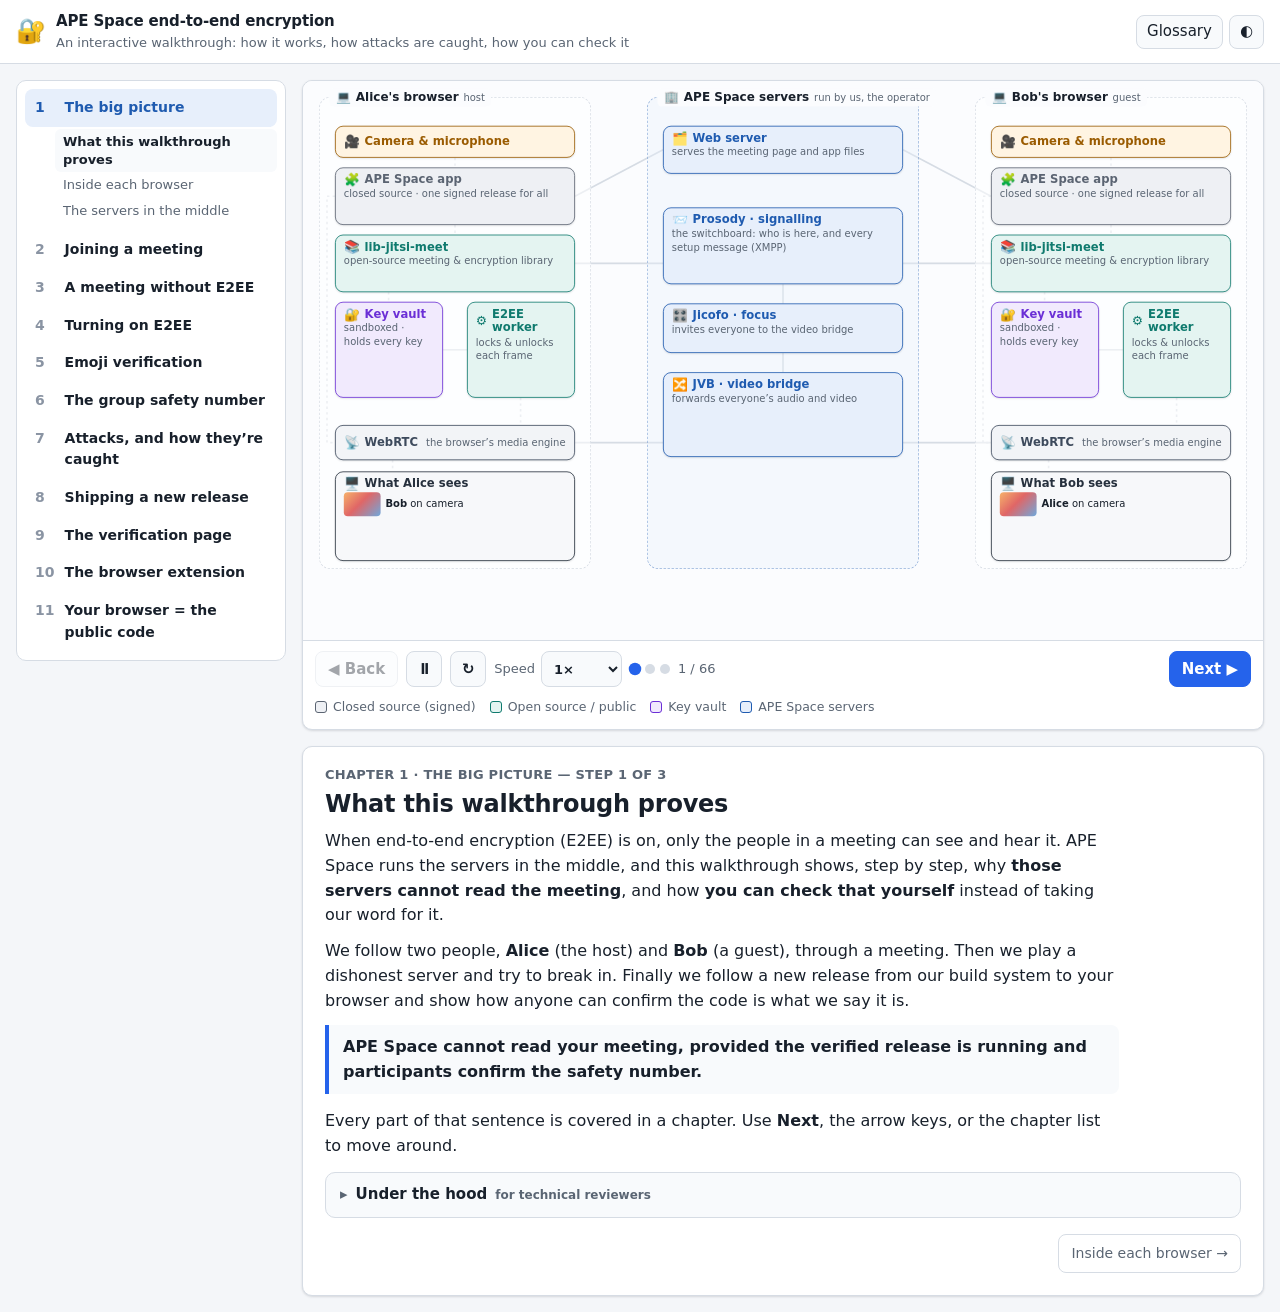
<file: visual-representation/index.html>
<!doctype html>
<html lang="en">
<head>
<meta charset="utf-8">
<meta name="viewport" content="width=device-width, initial-scale=1">
<title>APE Space E2EE Walkthrough</title>
<meta name="description" content="An interactive, step-by-step walkthrough of how APE Space meetings are end-to-end encrypted, how attacks are caught, and how anyone can verify the code.">
<link rel="stylesheet" href="css/styles.css">
<script>
  // Apply a saved theme before first paint.
  try { const t = localStorage.getItem('wt-theme'); if (t) document.documentElement.dataset.theme = t; } catch (e) {}
</script>
</head>
<body>
<header class="top">
  <button class="icon-btn nav-toggle" id="navToggle" aria-label="Show chapters" aria-expanded="false">☰</button>
  <div class="brand">
    <span class="brand-mark" aria-hidden="true">🔐</span>
    <div>
      <div class="brand-title">APE Space end-to-end encryption</div>
      <div class="brand-sub">An interactive walkthrough: how it works, how attacks are caught, how you can check it</div>
    </div>
  </div>
  <div class="top-actions">
    <button class="text-btn" id="glossaryBtn">Glossary</button>
    <button class="icon-btn" id="themeBtn" aria-label="Switch colour theme" title="Switch colour theme">◐</button>
  </div>
</header>

<div class="layout">
  <aside class="nav" id="nav" aria-label="Chapters">
    <ol class="chapters" id="chapters"></ol>
  </aside>
  <div class="nav-scrim" id="navScrim" hidden></div>

  <main class="main">
    <section class="stage-card" aria-label="Diagram">
      <div class="stage-wrap" id="stageWrap">
        <div class="stage-sizer" id="stageSizer" aria-hidden="true"></div>
        <div class="stage" id="stage">
          <svg class="edges" id="edges" width="1200" height="700" viewBox="0 0 1200 700" aria-hidden="true"></svg>
          <div class="nodes" id="nodes"></div>
          <div class="overlay" id="overlay"></div>
          <div class="packets" id="packets" aria-hidden="true"></div>
        </div>
      </div>
      <div class="controls">
        <button class="ctl" id="prevBtn" aria-label="Previous step">◀ <span>Back</span></button>
        <button class="ctl ctl-play" id="playBtn" aria-label="Pause animation">⏸</button>
        <button class="ctl" id="replayBtn" aria-label="Replay this step" title="Replay this step">↻</button>
        <label class="speed" title="Animation speed (− / + keys)">
          <span>Speed</span>
          <select id="speedSel" aria-label="Animation speed">
            <option value="0.25">0.25×</option>
            <option value="0.5">0.5×</option>
            <option value="0.75">0.75×</option>
            <option value="1" selected>1×</option>
            <option value="1.5">1.5×</option>
            <option value="2">2×</option>
          </select>
        </label>
        <div class="dots" id="dots" role="tablist" aria-label="Steps in this chapter"></div>
        <div class="counter" id="counter"></div>
        <button class="ctl ctl-next" id="nextBtn" aria-label="Next step"><span>Next</span> ▶</button>
      </div>
      <div class="legend" id="legend" aria-label="Legend"></div>
    </section>

    <article class="story" id="story" aria-live="polite"></article>
  </main>
</div>

<dialog class="glossary" id="glossary">
  <form method="dialog"><button class="icon-btn close" aria-label="Close">✕</button></form>
  <h2>Glossary</h2>
  <dl id="glossaryList"></dl>
</dialog>

<script src="js/scenes.js"></script>
<script src="js/steps-meeting.js"></script>
<script src="js/steps-attacks.js"></script>
<script src="js/steps-release.js"></script>
<script src="js/glossary.js"></script>
<script src="js/engine.js"></script>
</body>
</html>
</file>
<file: visual-representation/css/styles.css>
/* ---------------------------------------------------------------- tokens */
:root {
  --bg: #f4f6f9;
  --panel: #ffffff;
  --panel-2: #f8fafc;
  --ink: #18202b;
  --muted: #5a6573;
  --faint: #8a94a3;
  --line: #d6dce4;
  --line-2: #e6eaf0;
  --stage: #fbfcfe;
  --focus: #2563eb;

  /* component tones */
  --closed: #5b6472;   --closed-bg: #eef0f4;
  --public: #0f7a6e;   --public-bg: #e4f4f1;
  --vault: #6b2fd6;    --vault-bg: #f1eafd;
  --server: #1f5bb0;   --server-bg: #e7effb;
  --browser: #3d4a5c;  --browser-bg: #f2f4f7;
  --user: #9a5b00;     --user-bg: #fff4e2;
  --screen: #26303d;   --screen-bg: #f7f8fa;
  --attacker: #c1272d; --attacker-bg: #fdeaea;
  --sigstore: #4639c9; --sigstore-bg: #ecebfc;
  --github: #24292f;   --github-bg: #eff1f3;
  --ci: #2d5d8a;       --ci-bg: #e9f1f8;
  --inspector: #c2410c;--inspector-bg: #fff0e6;

  /* packet / state colours */
  --plain: #c46a00;  --plain-bg: #fff2df;
  --hop: #3563c9;    --hop-bg: #e7eefc;
  --enc: #157a3c;    --enc-bg: #e3f5e9;
  --key: #7b35e8;    --key-bg: #f0e8fd;
  --sig: #3d5a80;    --sig-bg: #e8eef6;
  --file: #0e7490;   --file-bg: #e0f3f8;
  --bad: #c1272d;    --bad-bg: #fdeaea;
  --ok: #157a3c;     --ok-bg: #e3f5e9;
  --warn: #b45309;   --warn-bg: #fff3e0;

  --shadow: 0 1px 2px rgba(16, 24, 40, .06), 0 1px 3px rgba(16, 24, 40, .08);
  --radius: 10px;
  --font: ui-sans-serif, system-ui, -apple-system, "Segoe UI", Roboto, "Helvetica Neue", Arial, sans-serif;
  --mono: ui-monospace, SFMono-Regular, Menlo, Consolas, "Liberation Mono", monospace;
  color-scheme: light;
}

@media (prefers-color-scheme: dark) {
  :root:not([data-theme="light"]) {
    --bg: #0f141b; --panel: #161c25; --panel-2: #1b2230; --ink: #e6ebf2; --muted: #a3aebd; --faint: #77828f;
    --line: #2c3544; --line-2: #232b38; --stage: #121821; --focus: #6aa0ff;
    --closed: #a9b2c0; --closed-bg: #222a36;
    --public: #4fd1bf; --public-bg: #12302d;
    --vault: #b391ff; --vault-bg: #251c3d;
    --server: #79a8f0; --server-bg: #162638;
    --browser: #b8c2d0; --browser-bg: #1c2330;
    --user: #f2b25c; --user-bg: #2e2312;
    --screen: #dfe5ee; --screen-bg: #1a212c;
    --attacker: #ff7a7f; --attacker-bg: #3a1a1d;
    --sigstore: #a39bff; --sigstore-bg: #211f40;
    --github: #d5dbe2; --github-bg: #1f252e;
    --ci: #8cb8e0; --ci-bg: #172434;
    --inspector: #ff9a5c; --inspector-bg: #36200f;
    --plain: #ffaa4d; --plain-bg: #3a2610;
    --hop: #84a8ff; --hop-bg: #1a2644;
    --enc: #5fd68b; --enc-bg: #12301f;
    --key: #c39bff; --key-bg: #2a1d44;
    --sig: #a9bdd6; --sig-bg: #1e2735;
    --file: #5cc8e0; --file-bg: #10303a;
    --bad: #ff7a7f; --bad-bg: #3a1a1d;
    --ok: #5fd68b; --ok-bg: #12301f;
    --warn: #ffb35c; --warn-bg: #36260f;
    --shadow: 0 1px 2px rgba(0,0,0,.4);
    color-scheme: dark;
  }
}
:root[data-theme="dark"] {
  --bg: #0f141b; --panel: #161c25; --panel-2: #1b2230; --ink: #e6ebf2; --muted: #a3aebd; --faint: #77828f;
  --line: #2c3544; --line-2: #232b38; --stage: #121821; --focus: #6aa0ff;
  --closed: #a9b2c0; --closed-bg: #222a36;
  --public: #4fd1bf; --public-bg: #12302d;
  --vault: #b391ff; --vault-bg: #251c3d;
  --server: #79a8f0; --server-bg: #162638;
  --browser: #b8c2d0; --browser-bg: #1c2330;
  --user: #f2b25c; --user-bg: #2e2312;
  --screen: #dfe5ee; --screen-bg: #1a212c;
  --attacker: #ff7a7f; --attacker-bg: #3a1a1d;
  --sigstore: #a39bff; --sigstore-bg: #211f40;
  --github: #d5dbe2; --github-bg: #1f252e;
  --ci: #8cb8e0; --ci-bg: #172434;
  --inspector: #ff9a5c; --inspector-bg: #36200f;
  --plain: #ffaa4d; --plain-bg: #3a2610;
  --hop: #84a8ff; --hop-bg: #1a2644;
  --enc: #5fd68b; --enc-bg: #12301f;
  --key: #c39bff; --key-bg: #2a1d44;
  --sig: #a9bdd6; --sig-bg: #1e2735;
  --file: #5cc8e0; --file-bg: #10303a;
  --bad: #ff7a7f; --bad-bg: #3a1a1d;
  --ok: #5fd68b; --ok-bg: #12301f;
  --warn: #ffb35c; --warn-bg: #36260f;
  --shadow: 0 1px 2px rgba(0,0,0,.4);
  color-scheme: dark;
}

/* ---------------------------------------------------------------- page */
* { box-sizing: border-box; }
html, body { margin: 0; }
body {
  background: var(--bg);
  color: var(--ink);
  font: 15px/1.55 var(--font);
  -webkit-font-smoothing: antialiased;
  overflow-x: hidden;
}
code, kbd { font-family: var(--mono); font-size: .88em; }
code { background: var(--panel-2); border: 1px solid var(--line-2); border-radius: 4px; padding: 0 .3em; overflow-wrap: anywhere; }
a { color: var(--focus); }
button { font: inherit; color: inherit; }
:focus-visible { outline: 2px solid var(--focus); outline-offset: 2px; }

.top {
  position: sticky; top: 0; z-index: 30;
  display: flex; align-items: center; gap: 12px;
  padding: 10px 16px;
  background: var(--panel);
  border-bottom: 1px solid var(--line);
}
.brand { display: flex; align-items: center; gap: 10px; min-width: 0; flex: 1; }
.brand-mark { font-size: 24px; }
.brand-title { font-weight: 700; letter-spacing: -.01em; }
.brand-sub { color: var(--muted); font-size: 13px; white-space: nowrap; overflow: hidden; text-overflow: ellipsis; }
.top-actions { display: flex; gap: 6px; }
.icon-btn, .text-btn {
  background: var(--panel-2); border: 1px solid var(--line); border-radius: 8px;
  height: 34px; min-width: 34px; padding: 0 10px; cursor: pointer;
}
.icon-btn:hover, .text-btn:hover { border-color: var(--faint); }
.nav-toggle { display: none; }

.layout {
  display: grid;
  grid-template-columns: 270px minmax(0, 1fr);
  gap: 16px;
  padding: 16px;
  max-width: 1560px;
  margin: 0 auto;
}

/* ---------------------------------------------------------------- nav */
.nav {
  position: sticky; top: 72px; align-self: start;
  max-height: calc(100vh - 88px); overflow: auto;
  background: var(--panel); border: 1px solid var(--line); border-radius: var(--radius);
  padding: 8px;
}
.chapters { list-style: none; margin: 0; padding: 0; counter-reset: ch; }
.chapter > button {
  display: flex; gap: 10px; align-items: baseline; width: 100%;
  text-align: left; background: none; border: 0; border-radius: 8px;
  padding: 8px 10px; cursor: pointer; font-weight: 600; font-size: 14px;
}
.chapter > button:hover { background: var(--panel-2); }
.chapter .num { color: var(--faint); font-variant-numeric: tabular-nums; min-width: 1.4em; }
.chapter.current > button { background: var(--server-bg); color: var(--server); }
.chapter.current .num { color: inherit; }
.chapter .steps { list-style: none; margin: 2px 0 8px 0; padding: 0 0 0 30px; display: none; }
.chapter.current .steps { display: block; }
.chapter .steps button {
  display: block; width: 100%; text-align: left; background: none; border: 0;
  padding: 4px 8px; border-radius: 6px; cursor: pointer; color: var(--muted); font-size: 13px; line-height: 1.35;
}
.chapter .steps button:hover { background: var(--panel-2); color: var(--ink); }
.chapter .steps button[aria-current="step"] { color: var(--ink); font-weight: 600; background: var(--panel-2); }

/* ---------------------------------------------------------------- stage */
.main { min-width: 0; display: grid; gap: 16px; }
.stage-card {
  background: var(--panel); border: 1px solid var(--line); border-radius: var(--radius);
  box-shadow: var(--shadow); overflow: hidden;
}
.stage-wrap { position: relative; width: 100%; overflow: hidden; background: var(--stage); border-bottom: 1px solid var(--line); }
.stage-wrap.pan { overflow-x: auto; overflow-y: hidden; -webkit-overflow-scrolling: touch; }
.stage-sizer { height: 1px; }
.stage {
  position: absolute; left: 0; top: 0;
  width: 1200px; height: 700px;
  transform-origin: 0 0;
}
.edges { position: absolute; inset: 0; overflow: visible; }
.nodes, .overlay, .packets { position: absolute; inset: 0; }
.overlay, .packets { pointer-events: none; }

/* edges */
.edge { fill: none; stroke: var(--line); stroke-width: 2; transition: stroke .3s, opacity .3s; }
.edge.k-internal { stroke-dasharray: 3 4; }
.edge.k-trust { stroke-dasharray: 6 5; }
.edge.active { stroke: var(--faint); stroke-width: 2.5; }
.edge.active.k-media { stroke: var(--hop); }
.edge.active.k-signal { stroke: var(--sig); }
.edge.active.k-file { stroke: var(--file); }
.edge.active.k-key { stroke: var(--key); }
.edge.active.k-equal { stroke: var(--ok); }
.edge.st-bad { stroke: var(--bad) !important; }
.edge.st-ok { stroke: var(--ok) !important; }
.edge.dim { opacity: .25; }
.edge.hidden { display: none; }
.edge-label {
  font: 600 12px var(--font); fill: var(--muted); paint-order: stroke; stroke: var(--stage); stroke-width: 4px;
}
.edge-label.hidden { display: none; }
.edge-label.dim { opacity: .25; }

/* zones */
.zone {
  position: absolute;
  border: 1.5px dashed var(--line);
  border-radius: 14px;
  background: color-mix(in srgb, var(--panel) 55%, transparent);
  transition: opacity .3s, border-color .3s;
}
.zone .zlabel {
  position: absolute; left: 12px; top: -12px;
  display: flex; gap: 6px; align-items: baseline;
  background: var(--stage); padding: 0 8px; border-radius: 6px;
  font-weight: 700; font-size: 15px; white-space: nowrap;
}
.zone .zlabel small { font-weight: 500; color: var(--muted); font-size: 12.5px; }
.zone.tone-server { border-color: color-mix(in srgb, var(--server) 45%, transparent); }
.zone.tone-closed { border-color: color-mix(in srgb, var(--closed) 50%, transparent); }
.zone.tone-github { border-color: color-mix(in srgb, var(--github) 40%, transparent); }
.zone.tone-sigstore { border-color: color-mix(in srgb, var(--sigstore) 45%, transparent); }
.zone.tone-ci { border-color: color-mix(in srgb, var(--ci) 45%, transparent); }
.zone.tone-public { border-color: color-mix(in srgb, var(--public) 45%, transparent); }
.zone.tone-inspector { border-color: color-mix(in srgb, var(--inspector) 45%, transparent); }
.zone.st-bad { border-color: var(--bad); border-style: solid; }

/* nodes */
.node {
  position: absolute;
  display: flex; flex-direction: column; justify-content: flex-start; gap: 1px;
  padding: 6px 10px;
  border-radius: 10px;
  border: 1.5px solid var(--c, var(--line));
  background: var(--cbg, var(--panel));
  box-shadow: var(--shadow);
  transition: opacity .3s, transform .3s, box-shadow .3s, border-color .3s;
  overflow: hidden;
}
.node .nhead { display: flex; gap: 6px; align-items: center; font-weight: 700; font-size: 14.5px; line-height: 1.2; color: var(--c, var(--ink)); }
.node .ico { font-size: 16px; line-height: 1; }
.node .nsub { color: var(--muted); font-size: 12.5px; line-height: 1.3; }
.node .ninner { font-size: 13px; line-height: 1.35; color: var(--ink); }
.node .ninner:empty { display: none; }
.node .chips { display: flex; flex-wrap: wrap; gap: 4px; margin-top: auto; padding-top: 2px; }
.node .chips:empty { display: none; }

.tone-closed { --c: var(--closed); --cbg: var(--closed-bg); }
.tone-public { --c: var(--public); --cbg: var(--public-bg); }
.tone-vault { --c: var(--vault); --cbg: var(--vault-bg); }
.tone-server { --c: var(--server); --cbg: var(--server-bg); }
.tone-browser { --c: var(--browser); --cbg: var(--browser-bg); }
.tone-user { --c: var(--user); --cbg: var(--user-bg); }
.tone-screen { --c: var(--screen); --cbg: var(--screen-bg); }
.tone-attacker { --c: var(--attacker); --cbg: var(--attacker-bg); }
.tone-sigstore { --c: var(--sigstore); --cbg: var(--sigstore-bg); }
.tone-github { --c: var(--github); --cbg: var(--github-bg); }
.tone-ci { --c: var(--ci); --cbg: var(--ci-bg); }
.tone-inspector { --c: var(--inspector); --cbg: var(--inspector-bg); }
.tone-ok { --c: var(--ok); --cbg: var(--ok-bg); }
.zone.tone-server, .zone.tone-closed, .zone.tone-github, .zone.tone-sigstore, .zone.tone-ci, .zone.tone-public, .zone.tone-inspector { background: color-mix(in srgb, var(--cbg) 35%, transparent); }

.node.tag { padding: 4px 10px; justify-content: center; border-width: 2px; z-index: 3; }
.node.row { flex-direction: row; flex-wrap: wrap; align-items: center; column-gap: 10px; padding: 4px 10px; }
.node.row .nsub:empty { display: none; }
.node.row .chips { margin: 0 0 0 auto; padding-top: 0; }
.node.tag .nhead { font-size: 14px; }

.node.dim, .zone.dim { opacity: .28; }
.node.hidden, .zone.hidden { display: none; }
.node.st-hot { box-shadow: 0 0 0 3px color-mix(in srgb, var(--c) 35%, transparent), var(--shadow); }
.node.st-ok { border-color: var(--ok); box-shadow: 0 0 0 3px color-mix(in srgb, var(--ok) 30%, transparent); }
.node.st-bad { border-color: var(--bad); box-shadow: 0 0 0 3px color-mix(in srgb, var(--bad) 35%, transparent); animation: shake .5s 1; }
.node.st-warn { border-color: var(--warn); box-shadow: 0 0 0 3px color-mix(in srgb, var(--warn) 30%, transparent); }
.node.st-off { filter: grayscale(1); opacity: .55; }
@keyframes shake { 0%,100% { transform: translateX(0); } 25% { transform: translateX(-3px); } 75% { transform: translateX(3px); } }

/* chips */
.chip {
  display: inline-flex; align-items: center; gap: 4px;
  font-size: 11.5px; font-weight: 600; line-height: 1.2;
  padding: 2px 7px; border-radius: 999px;
  border: 1px solid var(--cc, var(--line)); color: var(--cc, var(--muted)); background: var(--ccbg, var(--panel));
  max-width: 100%;
}
.chip.k-ok { --cc: var(--ok); --ccbg: var(--ok-bg); }
.chip.k-bad { --cc: var(--bad); --ccbg: var(--bad-bg); }
.chip.k-warn { --cc: var(--warn); --ccbg: var(--warn-bg); }
.chip.k-key { --cc: var(--key); --ccbg: var(--key-bg); }
.chip.k-enc { --cc: var(--enc); --ccbg: var(--enc-bg); }
.chip.k-plain { --cc: var(--plain); --ccbg: var(--plain-bg); }
.chip.k-info { --cc: var(--server); --ccbg: var(--server-bg); }
.chip.k-sig { --cc: var(--sig); --ccbg: var(--sig-bg); }
.chip.k-file { --cc: var(--file); --ccbg: var(--file-bg); }
.chip.k-mute { --cc: var(--faint); --ccbg: var(--panel-2); }

/* screen content (what a participant sees) */
.scr { display: flex; flex-direction: column; gap: 4px; }
.scr .lbl { display: inline-flex; align-self: flex-start; gap: 5px; align-items: center; font-size: 12px; font-weight: 700; padding: 2px 8px; border-radius: 6px; }
.scr .lbl.ok { background: var(--ok-bg); color: var(--ok); border: 1px solid var(--ok); }
.scr .lbl.bad { background: var(--bad-bg); color: var(--bad); border: 1px solid var(--bad); }
.scr .lbl.warn { background: var(--warn-bg); color: var(--warn); border: 1px solid var(--warn); }
.scr .lbl.mute { background: var(--panel-2); color: var(--muted); border: 1px solid var(--line); }
.scr .emoji { font-size: 22px; letter-spacing: 2px; line-height: 1.1; }
.scr .num { font: 700 20px var(--mono); letter-spacing: 1px; }
.scr .small { font-size: 12px; color: var(--muted); }
.scr .vid { display: flex; gap: 6px; align-items: center; font-size: 12.5px; }
.scr .vid b { font-weight: 700; }
.scr .tile { width: 46px; height: 30px; border-radius: 5px; background: linear-gradient(135deg, #f6b26b, #e06666 45%, #6fa8dc); display: inline-block; }
.scr .tile.noise { background: repeating-linear-gradient(45deg, #777 0 2px, #aaa 2px 4px, #555 4px 6px); }
.scr .tile.off { background: #111; }

/* notes on the stage */
.note {
  position: absolute; z-index: 5;
  background: var(--panel); border: 1.5px solid var(--nc, var(--line)); border-radius: 10px;
  padding: 8px 11px; font-size: 13px; line-height: 1.4; box-shadow: 0 4px 14px rgba(0,0,0,.12);
  opacity: 0; transform: translateY(4px); transition: opacity .35s, transform .35s;
}
.note.show { opacity: 1; transform: none; }
.note b { color: var(--nc, inherit); }
.note.k-ok { --nc: var(--ok); }
.note.k-bad { --nc: var(--bad); background: var(--bad-bg); }
.note.k-warn { --nc: var(--warn); }
.note.k-key { --nc: var(--key); }
.note.k-info { --nc: var(--server); }
.note.k-plain { --nc: var(--plain); }
.note.big { font-size: 15px; padding: 12px 14px; }
.note table { border-collapse: collapse; font-size: 12.5px; }
.note td, .note th { padding: 2px 8px 2px 0; text-align: left; vertical-align: top; }
.note th { color: var(--muted); font-weight: 600; }

/* packets */
.pkt {
  position: absolute; left: 0; top: 0;
  display: inline-flex; align-items: center; gap: 4px;
  padding: 2px 8px; border-radius: 999px;
  font: 700 12px/1.4 var(--font); white-space: nowrap;
  border: 1.5px solid var(--pc); color: var(--pc); background: var(--pcbg);
  box-shadow: 0 2px 6px rgba(0,0,0,.15);
  transform: translate(-50%, -50%);
  will-change: transform, opacity;
  opacity: 0;
}
.pkt.k-plain { --pc: var(--plain); --pcbg: var(--plain-bg); }
.pkt.k-hop { --pc: var(--hop); --pcbg: var(--hop-bg); }
.pkt.k-enc { --pc: var(--enc); --pcbg: var(--enc-bg); }
.pkt.k-key { --pc: var(--key); --pcbg: var(--key-bg); }
.pkt.k-sig { --pc: var(--sig); --pcbg: var(--sig-bg); }
.pkt.k-file { --pc: var(--file); --pcbg: var(--file-bg); }
.pkt.k-bad { --pc: var(--bad); --pcbg: var(--bad-bg); }
.pkt.k-ok { --pc: var(--ok); --pcbg: var(--ok-bg); }
.pkt.k-sas { --pc: var(--vault); --pcbg: var(--vault-bg); }

/* controls */
.controls {
  display: flex; align-items: center; gap: 8px; flex-wrap: wrap;
  padding: 10px 12px;
}
.ctl {
  height: 36px; padding: 0 12px; border-radius: 8px; cursor: pointer;
  background: var(--panel-2); border: 1px solid var(--line); font-weight: 600;
}
.ctl:hover:not(:disabled) { border-color: var(--faint); }
.ctl:disabled { opacity: .4; cursor: default; }
.ctl-next { background: var(--focus); border-color: var(--focus); color: #fff; margin-left: auto; }
:root[data-theme="dark"] .ctl-next { color: #0b1220; }
@media (prefers-color-scheme: dark) { :root:not([data-theme="light"]) .ctl-next { color: #0b1220; } }
.ctl-play, #replayBtn { width: 36px; padding: 0; }
.speed { display: inline-flex; align-items: center; gap: 6px; font-size: 13px; color: var(--muted); }
.speed select {
  height: 36px; padding: 0 8px; border-radius: 8px; border: 1px solid var(--line);
  background: var(--panel-2); color: var(--ink); font: inherit; font-weight: 600; cursor: pointer;
}
.speed select:hover { border-color: var(--faint); }
@media (max-width: 600px) { .speed > span { display: none; } }
.dots { display: flex; gap: 5px; align-items: center; flex-wrap: wrap; }
.dot { width: 10px; height: 10px; border-radius: 50%; border: 0; padding: 0; background: var(--line); cursor: pointer; }
.dot[aria-selected="true"] { background: var(--focus); transform: scale(1.25); }
.counter { color: var(--muted); font-size: 13px; font-variant-numeric: tabular-nums; }

.legend {
  display: flex; flex-wrap: wrap; gap: 6px 14px; padding: 0 12px 12px; font-size: 12.5px; color: var(--muted);
}
.legend .item { display: inline-flex; align-items: center; gap: 6px; }
.legend .sw { width: 12px; height: 12px; border-radius: 3px; border: 1.5px solid var(--c); background: var(--cbg); }

/* ---------------------------------------------------------------- story */
.story {
  background: var(--panel); border: 1px solid var(--line); border-radius: var(--radius);
  box-shadow: var(--shadow); padding: 18px 22px 22px;
}
.story .kicker { color: var(--muted); font-size: 13px; font-weight: 600; letter-spacing: .02em; text-transform: uppercase; }
.story h2 { margin: 4px 0 10px; font-size: 24px; line-height: 1.25; letter-spacing: -.01em; }
.story .plain { font-size: 16px; max-width: 78ch; }
.story .plain p { margin: 0 0 .7em; }
.story .plain ul, .story .plain ol { margin: 0 0 .7em; padding-left: 1.3em; }
.story .plain li { margin: .2em 0; }
.story blockquote {
  margin: .4em 0 .9em; padding: 10px 14px; border-left: 4px solid var(--focus);
  background: var(--panel-2); border-radius: 0 8px 8px 0; font-weight: 600;
}
.story table { border-collapse: collapse; margin: .3em 0 .9em; font-size: 14px; width: 100%; max-width: 900px; display: block; overflow-x: auto; }
.story th, .story td { border-bottom: 1px solid var(--line-2); padding: 6px 10px 6px 0; text-align: left; vertical-align: top; }
.story th { color: var(--muted); font-weight: 600; font-size: 13px; }
.story .good { color: var(--ok); font-weight: 700; }
.story .badc { color: var(--bad); font-weight: 700; }

.hood {
  margin-top: 14px; border: 1px solid var(--line); border-radius: 10px; background: var(--panel-2);
}
.hood > summary {
  cursor: pointer; padding: 10px 14px; font-weight: 700; list-style: none; display: flex; align-items: center; gap: 8px;
}
.hood > summary::-webkit-details-marker { display: none; }
.hood > summary::before { content: "▸"; transition: transform .2s; color: var(--muted); }
.hood[open] > summary::before { transform: rotate(90deg); }
.hood > summary .tag { font-weight: 600; font-size: 12px; color: var(--muted); }
.hood .hood-body { padding: 0 16px 14px; font-size: 14.5px; max-width: 92ch; }
.hood .hood-body p { margin: 0 0 .6em; }
.hood .hood-body ul, .hood .hood-body ol { margin: 0 0 .6em; padding-left: 1.3em; }
.hood .hood-body li { margin: .25em 0; }
.hood pre {
  background: var(--panel); border: 1px solid var(--line); border-radius: 8px; padding: 10px 12px;
  overflow-x: auto; font: 12.5px/1.5 var(--mono); margin: .3em 0 .8em;
}
.hood pre code { background: none; border: 0; padding: 0; }

.step-nav { display: flex; justify-content: space-between; gap: 10px; margin-top: 16px; flex-wrap: wrap; }
.step-nav button {
  background: none; border: 1px solid var(--line); border-radius: 8px; padding: 8px 12px; cursor: pointer;
  color: var(--muted); font-size: 14px; max-width: 48%; text-align: left;
}
.step-nav button:hover { color: var(--ink); border-color: var(--faint); }
.step-nav button.next { margin-left: auto; text-align: right; }

/* ---------------------------------------------------------------- glossary */
.glossary {
  width: min(760px, calc(100vw - 32px)); max-height: 80vh; border: 1px solid var(--line); border-radius: 12px;
  background: var(--panel); color: var(--ink); padding: 18px 22px;
}
.glossary::backdrop { background: rgba(10, 14, 20, .5); }
.glossary h2 { margin: 0 0 10px; }
.glossary .close { position: absolute; right: 14px; top: 14px; }
.glossary dl { margin: 0; display: grid; grid-template-columns: max-content 1fr; gap: 6px 16px; }
.glossary dt { font-weight: 700; }
.glossary dd { margin: 0; color: var(--muted); }

/* ---------------------------------------------------------------- responsive */
@media (max-width: 980px) {
  .layout { grid-template-columns: minmax(0, 1fr); padding: 12px 16px; }
  .nav-toggle { display: inline-block; }
  .nav {
    position: fixed; top: 0; left: 0; bottom: 0; z-index: 50; width: min(320px, 86vw);
    max-height: none; border-radius: 0; transform: translateX(-105%); transition: transform .25s;
  }
  .nav.open { transform: none; }
  .nav-scrim { position: fixed; inset: 0; background: rgba(10, 14, 20, .45); z-index: 40; }
  .brand-sub { display: none; }
}
@media (max-width: 600px) {
  .ctl span { display: none; }
  .story { padding: 14px 16px 18px; }
  .story h2 { font-size: 20px; }
  .story .plain { font-size: 15px; }
  .glossary dl { grid-template-columns: 1fr; }
  .glossary dd { margin-bottom: 6px; }
}
@media (prefers-reduced-motion: reduce) {
  .node, .zone, .note, .edge, .nav { transition: none; }
  .node.st-bad { animation: none; }
}
</file>
